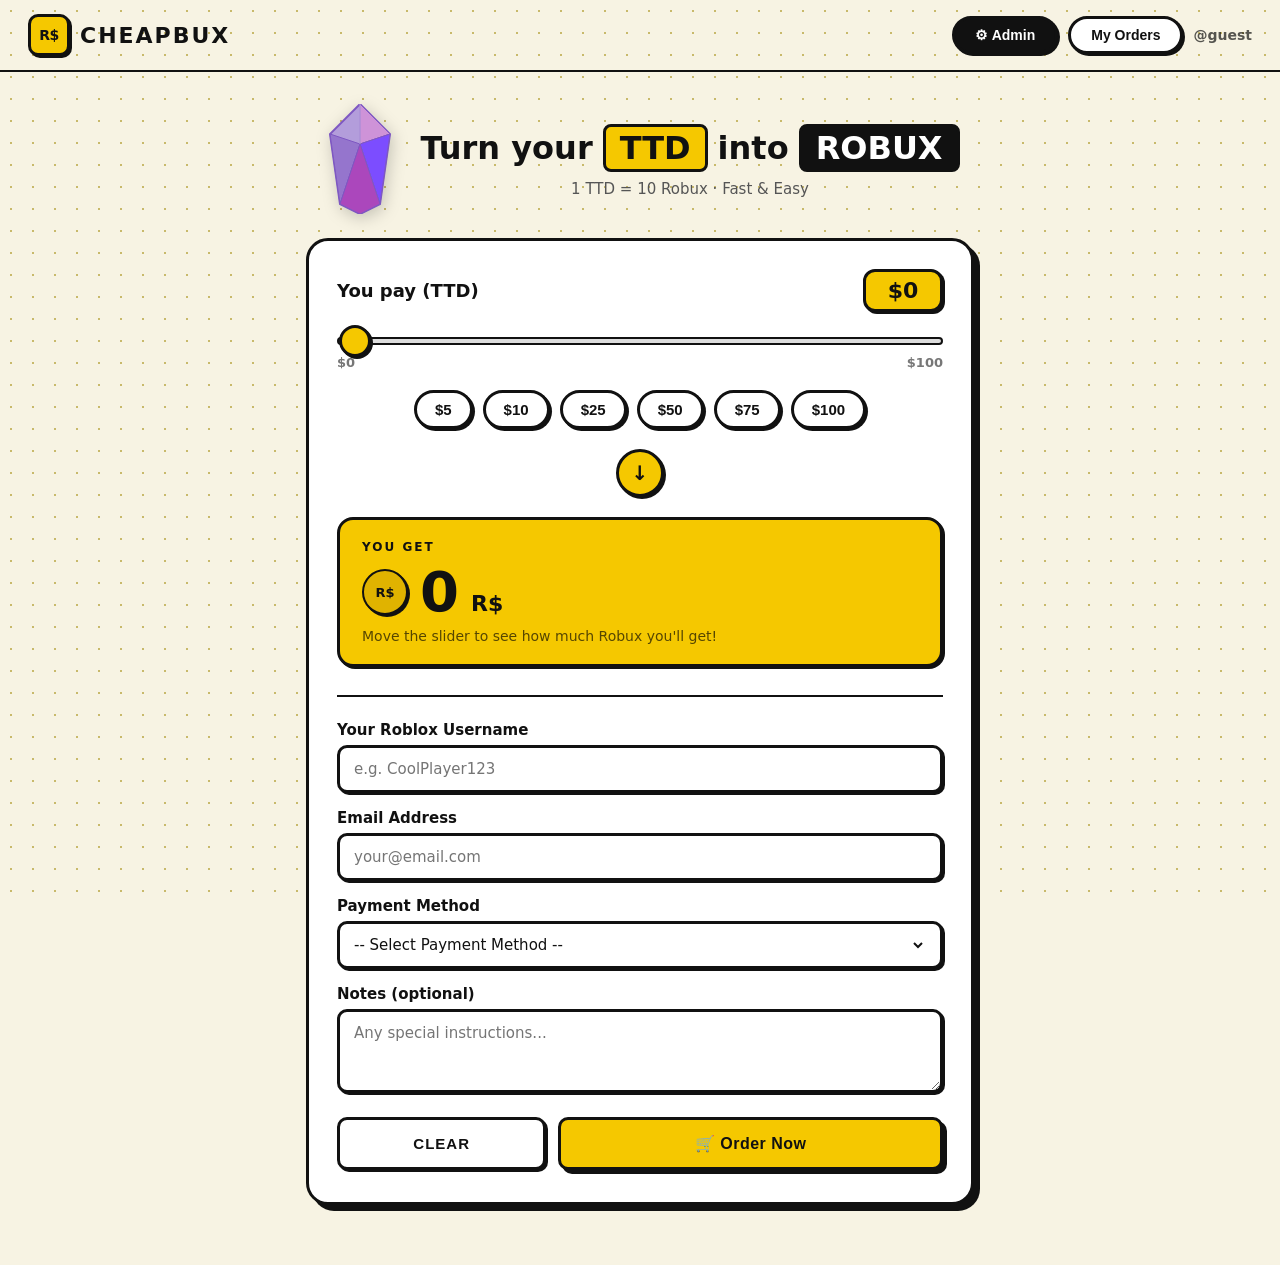
<file: site/index.html>
<!DOCTYPE html>
<html lang="en">
<head>
  <meta charset="UTF-8" />
  <meta name="viewport" content="width=device-width, initial-scale=1.0" />
  <title>CheapBux – Turn TTD into Robux</title>
  <link rel="stylesheet" href="style.css" />
</head>
<body>

  <!-- ═══════════════════════════════════════════
       HEADER
  ═══════════════════════════════════════════ -->
  <header class="header">
    <div class="header-left">
      <div class="logo-box">
        <span class="logo-icon">R$</span>
      </div>
      <span class="site-name">CHEAPBUX</span>
    </div>

    <nav class="header-right">
      <button class="btn-admin" onclick="openAdmin()">⚙ Admin</button>
      <button class="btn-orders" onclick="openOrders()">My Orders</button>
      <span class="username-display" id="usernameDisplay">@guest</span>
    </nav>
  </header>

  <!-- ═══════════════════════════════════════════
       HERO / TAGLINE
  ═══════════════════════════════════════════ -->
  <section class="hero">
    <div class="hero-graphic">
      <!-- SVG crystal gem matching screenshot -->
      <svg width="80" height="110" viewBox="0 0 80 110" fill="none" xmlns="http://www.w3.org/2000/svg">
        <polygon points="40,0 70,30 60,100 40,110 20,100 10,30" fill="#b39ddb" stroke="#7e57c2" stroke-width="2"/>
        <polygon points="40,0 70,30 40,40" fill="#ce93d8" stroke="#7e57c2" stroke-width="1"/>
        <polygon points="10,30 40,40 20,100" fill="#9575cd" stroke="#7e57c2" stroke-width="1"/>
        <polygon points="70,30 40,40 60,100" fill="#7c4dff" stroke="#7e57c2" stroke-width="1"/>
        <polygon points="40,40 20,100 40,110 60,100" fill="#ab47bc" stroke="#7e57c2" stroke-width="1"/>
        <line x1="40" y1="0" x2="40" y2="40" stroke="rgba(255,255,255,0.4)" stroke-width="1"/>
      </svg>
    </div>
    <div class="hero-text">
      <h1 class="hero-headline">
        Turn your <span class="badge-ttd">TTD</span> into <span class="badge-robux">ROBUX</span>
      </h1>
      <p class="hero-sub">1 TTD = 10 Robux · Fast &amp; Easy</p>
    </div>
  </section>

  <!-- ═══════════════════════════════════════════
       MAIN CALCULATOR CARD
  ═══════════════════════════════════════════ -->
  <main class="main-wrapper">
    <div class="calculator-card">

      <!-- Amount display -->
      <div class="calc-top">
        <label class="calc-label">You pay (TTD)</label>
        <div class="amount-badge" id="amountBadge">$0</div>
      </div>

      <!-- Slider -->
      <div class="slider-wrapper">
        <input
          type="range"
          id="ttdSlider"
          min="0"
          max="100"
          value="0"
          step="1"
          oninput="updateCalculator(this.value)"
        />
        <div class="slider-labels">
          <span>$0</span>
          <span>$100</span>
        </div>
      </div>

      <!-- Quick-pick buttons -->
      <div class="quick-btns">
        <button class="quick-btn" onclick="setAmount(5)">$5</button>
        <button class="quick-btn" onclick="setAmount(10)">$10</button>
        <button class="quick-btn" onclick="setAmount(25)">$25</button>
        <button class="quick-btn" onclick="setAmount(50)">$50</button>
        <button class="quick-btn" onclick="setAmount(75)">$75</button>
        <button class="quick-btn" onclick="setAmount(100)">$100</button>
      </div>

      <!-- Down arrow -->
      <div class="arrow-down">&#8595;</div>

      <!-- YOU GET result box -->
      <div class="result-box">
        <p class="result-label">YOU GET</p>
        <div class="result-amount-row">
          <div class="robux-icon">R$</div>
          <span class="result-amount" id="robuxAmount">0</span>
          <span class="result-unit">R$</span>
        </div>
        <p class="result-msg" id="resultMsg">Move the slider to see how much Robux you'll get!</p>
      </div>

      <!-- ── ORDER FORM ── -->
      <div class="order-form">
        <div class="form-group">
          <label class="form-label" for="robloxUsername">Your Roblox Username</label>
          <input
            class="form-input"
            type="text"
            id="robloxUsername"
            placeholder="e.g. CoolPlayer123"
            oninput="updateUsernameDisplay(this.value)"
          />
        </div>

        <div class="form-group">
          <label class="form-label" for="emailInput">Email Address</label>
          <input
            class="form-input"
            type="email"
            id="emailInput"
            placeholder="your@email.com"
          />
        </div>

        <div class="form-group">
          <label class="form-label" for="paymentMethod">Payment Method</label>
          <select class="form-input form-select" id="paymentMethod">
            <option value="">-- Select Payment Method --</option>
            <option value="linx">Linx</option>
            <option value="cash">Cash</option>
            <option value="bank-transfer">Bank Transfer</option>
            <option value="paypal">PayPal</option>
            <option value="other">Other</option>
          </select>
        </div>

        <div class="form-group">
          <label class="form-label" for="orderNotes">Notes (optional)</label>
          <textarea
            class="form-input form-textarea"
            id="orderNotes"
            placeholder="Any special instructions..."
            rows="3"
          ></textarea>
        </div>

        <div class="form-actions">
          <button class="btn-clear" onclick="clearForm()">CLEAR</button>
          <button class="btn-order" onclick="submitOrder()">🛒 Order Now</button>
        </div>
      </div>

    </div><!-- /calculator-card -->
  </main>

  <!-- ═══════════════════════════════════════════
       TOAST NOTIFICATION
  ═══════════════════════════════════════════ -->
  <div class="toast" id="toast"></div>

  <!-- ═══════════════════════════════════════════
       ORDERS MODAL
  ═══════════════════════════════════════════ -->
  <div class="modal-overlay" id="ordersModal" onclick="closeModal('ordersModal')">
    <div class="modal-card" onclick="event.stopPropagation()">
      <div class="modal-header">
        <h2>My Orders</h2>
        <button class="modal-close" onclick="closeModal('ordersModal')">&times;</button>
      </div>
      <div class="modal-body" id="ordersBody">
        <!-- Populated by JS -->
      </div>
    </div>
  </div>

  <!-- ═══════════════════════════════════════════
       ADMIN MODAL
  ═══════════════════════════════════════════ -->
  <div class="modal-overlay" id="adminModal" onclick="closeModal('adminModal')">
    <div class="modal-card modal-card--wide" onclick="event.stopPropagation()">
      <div class="modal-header">
        <h2>⚙ Admin Panel</h2>
        <button class="modal-close" onclick="closeModal('adminModal')">&times;</button>
      </div>

      <!-- Admin password gate -->
      <div id="adminGate">
        <p class="admin-gate-label">Enter admin password:</p>
        <div class="admin-gate-row">
          <input class="form-input" type="password" id="adminPassword" placeholder="Password" />
          <button class="btn-order" onclick="checkAdminPassword()">Enter</button>
        </div>
        <p class="admin-hint">(default: admin123)</p>
      </div>

      <!-- Admin dashboard (hidden until password entered) -->
      <div id="adminDashboard" class="hidden">
        <div class="admin-stats">
          <div class="stat-card">
            <div class="stat-value" id="statOrders">0</div>
            <div class="stat-label">Total Orders</div>
          </div>
          <div class="stat-card">
            <div class="stat-value" id="statRobux">0</div>
            <div class="stat-label">Robux Sold</div>
          </div>
          <div class="stat-card">
            <div class="stat-value" id="statTTD">$0</div>
            <div class="stat-label">TTD Value</div>
          </div>
        </div>

        <h3 class="admin-section-title">Recent Orders</h3>
        <div class="modal-body" id="adminOrdersBody">
          <!-- Populated by JS -->
        </div>

        <div style="margin-top: 1rem; text-align: right;">
          <button class="btn-clear" onclick="clearAllOrders()">Clear All Orders</button>
        </div>
      </div>

    </div>
  </div>

  <script src="script.js"></script>
</body>
</html>
</file>
<file: site/style.css>
/* ═══════════════════════════════════════════
   RESET & BASE
═══════════════════════════════════════════ */
*, *::before, *::after {
  box-sizing: border-box;
  margin: 0;
  padding: 0;
}

:root {
  --yellow: #f5c800;
  --yellow-dark: #e0b300;
  --yellow-light: #fff8cc;
  --black: #111111;
  --white: #ffffff;
  --cream: #f7f3e3;
  --border: 2.5px solid #111111;
  --border-thick: 3px solid #111111;
  --radius: 18px;
  --radius-sm: 10px;
  --shadow: 4px 4px 0px #111111;
  --shadow-sm: 2px 2px 0px #111111;
  --font: 'Segoe UI', system-ui, -apple-system, sans-serif;
}

html, body {
  min-height: 100vh;
  background-color: var(--cream);
  font-family: var(--font);
  color: var(--black);
}

/* ── dot-grid background pattern ── */
body {
  background-image: radial-gradient(circle, #c8b96b 1.2px, transparent 1.2px);
  background-size: 22px 22px;
  background-attachment: fixed;
}

/* ═══════════════════════════════════════════
   HEADER
═══════════════════════════════════════════ */
.header {
  display: flex;
  align-items: center;
  justify-content: space-between;
  padding: 14px 28px;
  background: var(--cream);
  border-bottom: var(--border);
  position: sticky;
  top: 0;
  z-index: 100;
  background-image: radial-gradient(circle, #c8b96b 1.2px, transparent 1.2px);
  background-size: 22px 22px;
}

.header-left {
  display: flex;
  align-items: center;
  gap: 10px;
}

/* Logo box */
.logo-box {
  background: var(--yellow);
  border: var(--border-thick);
  border-radius: 10px;
  width: 42px;
  height: 42px;
  display: flex;
  align-items: center;
  justify-content: center;
  box-shadow: var(--shadow-sm);
}

.logo-icon {
  font-weight: 900;
  font-size: 14px;
  letter-spacing: -0.5px;
  color: var(--black);
}

.site-name {
  font-size: 22px;
  font-weight: 900;
  letter-spacing: 2px;
  color: var(--black);
}

/* Header nav */
.header-right {
  display: flex;
  align-items: center;
  gap: 10px;
}

.btn-admin {
  background: var(--black);
  color: var(--white);
  border: var(--border-thick);
  border-radius: 50px;
  padding: 8px 20px;
  font-size: 14px;
  font-weight: 700;
  cursor: pointer;
  transition: transform 0.1s, box-shadow 0.1s;
  box-shadow: var(--shadow-sm);
}

.btn-admin:hover {
  transform: translateY(-1px);
  box-shadow: 3px 3px 0px #111;
}

.btn-admin:active {
  transform: translateY(1px);
  box-shadow: 1px 1px 0px #111;
}

.btn-orders {
  background: var(--white);
  color: var(--black);
  border: var(--border-thick);
  border-radius: 50px;
  padding: 8px 20px;
  font-size: 14px;
  font-weight: 700;
  cursor: pointer;
  transition: transform 0.1s, box-shadow 0.1s;
  box-shadow: var(--shadow-sm);
}

.btn-orders:hover {
  background: var(--yellow-light);
  transform: translateY(-1px);
}

.btn-orders:active {
  transform: translateY(1px);
}

.username-display {
  font-size: 14px;
  font-weight: 600;
  color: var(--black);
  opacity: 0.7;
}

/* ═══════════════════════════════════════════
   HERO
═══════════════════════════════════════════ */
.hero {
  display: flex;
  align-items: center;
  justify-content: center;
  gap: 20px;
  padding: 32px 20px 20px;
  flex-wrap: wrap;
}

.hero-graphic svg {
  filter: drop-shadow(2px 4px 8px rgba(0,0,0,0.2));
  animation: float 3s ease-in-out infinite;
}

@keyframes float {
  0%, 100% { transform: translateY(0px); }
  50%       { transform: translateY(-8px); }
}

.hero-text {
  text-align: center;
}

.hero-headline {
  font-size: clamp(22px, 4vw, 32px);
  font-weight: 900;
  display: flex;
  align-items: center;
  gap: 10px;
  flex-wrap: wrap;
  justify-content: center;
}

.badge-ttd {
  display: inline-block;
  background: var(--yellow);
  border: var(--border-thick);
  border-radius: 8px;
  padding: 2px 14px;
  font-size: inherit;
  font-weight: 900;
}

.badge-robux {
  display: inline-block;
  background: var(--black);
  color: var(--white);
  border: var(--border-thick);
  border-radius: 8px;
  padding: 2px 14px;
  font-size: inherit;
  font-weight: 900;
}

.hero-sub {
  margin-top: 8px;
  font-size: 15px;
  color: #555;
  font-weight: 500;
}

/* ═══════════════════════════════════════════
   MAIN WRAPPER
═══════════════════════════════════════════ */
.main-wrapper {
  max-width: 700px;
  margin: 0 auto 60px;
  padding: 0 16px;
}

/* ═══════════════════════════════════════════
   CALCULATOR CARD
═══════════════════════════════════════════ */
.calculator-card {
  background: var(--white);
  border: var(--border-thick);
  border-radius: 22px;
  padding: 28px 28px 32px;
  box-shadow: 6px 6px 0px #111111;
}

/* top row */
.calc-top {
  display: flex;
  align-items: center;
  justify-content: space-between;
  margin-bottom: 18px;
}

.calc-label {
  font-size: 18px;
  font-weight: 800;
}

.amount-badge {
  background: var(--yellow);
  border: var(--border-thick);
  border-radius: 12px;
  padding: 6px 20px;
  font-size: 22px;
  font-weight: 900;
  box-shadow: var(--shadow-sm);
  min-width: 80px;
  text-align: center;
  transition: background 0.2s;
}

/* ── Slider ── */
.slider-wrapper {
  margin-bottom: 20px;
}

input[type="range"] {
  -webkit-appearance: none;
  appearance: none;
  width: 100%;
  height: 8px;
  border-radius: 4px;
  background: #ddd;
  outline: none;
  border: 2px solid #111;
  cursor: pointer;
  /* filled portion via JS gradient */
}

input[type="range"]::-webkit-slider-thumb {
  -webkit-appearance: none;
  appearance: none;
  width: 32px;
  height: 32px;
  border-radius: 50%;
  background: var(--yellow);
  border: 3px solid #111;
  cursor: pointer;
  box-shadow: 2px 2px 0 #111;
  transition: transform 0.1s;
}

input[type="range"]::-webkit-slider-thumb:hover {
  transform: scale(1.15);
}

input[type="range"]::-moz-range-thumb {
  width: 32px;
  height: 32px;
  border-radius: 50%;
  background: var(--yellow);
  border: 3px solid #111;
  cursor: pointer;
  box-shadow: 2px 2px 0 #111;
}

.slider-labels {
  display: flex;
  justify-content: space-between;
  margin-top: 6px;
  font-size: 13px;
  font-weight: 600;
  color: #777;
}

/* ── Quick buttons ── */
.quick-btns {
  display: flex;
  gap: 10px;
  flex-wrap: wrap;
  justify-content: center;
  margin-bottom: 20px;
}

.quick-btn {
  background: var(--white);
  color: var(--black);
  border: var(--border-thick);
  border-radius: 50px;
  padding: 8px 18px;
  font-size: 15px;
  font-weight: 700;
  cursor: pointer;
  box-shadow: var(--shadow-sm);
  transition: background 0.15s, transform 0.1s, box-shadow 0.1s;
}

.quick-btn:hover {
  background: var(--yellow);
  transform: translateY(-2px);
  box-shadow: 3px 3px 0 #111;
}

.quick-btn:active {
  transform: translateY(1px);
  box-shadow: 1px 1px 0 #111;
}

.quick-btn.active {
  background: var(--yellow);
  box-shadow: var(--shadow-sm);
}

/* ── Arrow ── */
.arrow-down {
  width: 48px;
  height: 48px;
  border-radius: 50%;
  background: var(--yellow);
  border: var(--border-thick);
  box-shadow: var(--shadow-sm);
  display: flex;
  align-items: center;
  justify-content: center;
  font-size: 20px;
  font-weight: 900;
  margin: 0 auto 20px;
}

/* ── Result box ── */
.result-box {
  background: var(--yellow);
  border: var(--border-thick);
  border-radius: 16px;
  padding: 20px 22px;
  margin-bottom: 28px;
  box-shadow: var(--shadow-sm);
  transition: transform 0.15s;
}

.result-box:has(#robuxAmount:not(:empty)) {
  /* subtle pulse when amount changes */
}

.result-label {
  font-size: 12px;
  font-weight: 800;
  letter-spacing: 2px;
  color: var(--black);
  margin-bottom: 10px;
}

.result-amount-row {
  display: flex;
  align-items: center;
  gap: 12px;
  margin-bottom: 8px;
}

/* Robux coin icon */
.robux-icon {
  width: 46px;
  height: 46px;
  border-radius: 50%;
  background: var(--yellow-dark);
  border: 2.5px solid #111;
  display: flex;
  align-items: center;
  justify-content: center;
  font-weight: 900;
  font-size: 13px;
  flex-shrink: 0;
  box-shadow: 2px 2px 0 #111;
}

.result-amount {
  font-size: clamp(36px, 8vw, 56px);
  font-weight: 900;
  line-height: 1;
  transition: all 0.2s;
}

.result-unit {
  font-size: 22px;
  font-weight: 900;
  align-self: flex-end;
  padding-bottom: 4px;
}

.result-msg {
  font-size: 14px;
  font-weight: 500;
  color: rgba(0,0,0,0.65);
}

/* ═══════════════════════════════════════════
   ORDER FORM
═══════════════════════════════════════════ */
.order-form {
  border-top: var(--border);
  padding-top: 24px;
}

.form-group {
  margin-bottom: 16px;
}

.form-label {
  display: block;
  font-size: 15px;
  font-weight: 700;
  margin-bottom: 6px;
}

.form-input {
  width: 100%;
  padding: 12px 14px;
  border: var(--border-thick);
  border-radius: var(--radius-sm);
  font-size: 15px;
  font-family: var(--font);
  background: var(--white);
  color: var(--black);
  outline: none;
  transition: box-shadow 0.15s, border-color 0.15s;
  box-shadow: var(--shadow-sm);
}

.form-input:focus {
  border-color: var(--yellow-dark);
  box-shadow: 3px 3px 0 var(--yellow-dark);
}

.form-select {
  cursor: pointer;
  appearance: none;
  background-image: url("data:image/svg+xml,%3Csvg xmlns='http://www.w3.org/2000/svg' width='16' height='16' viewBox='0 0 24 24' fill='none' stroke='%23111' stroke-width='3'%3E%3Cpolyline points='6 9 12 15 18 9'%3E%3C/polyline%3E%3C/svg%3E");
  background-repeat: no-repeat;
  background-position: right 14px center;
  padding-right: 40px;
}

.form-textarea {
  resize: vertical;
  min-height: 80px;
}

.form-actions {
  display: flex;
  gap: 12px;
  margin-top: 20px;
}

.btn-clear {
  flex: 1;
  padding: 14px;
  background: var(--white);
  color: var(--black);
  border: var(--border-thick);
  border-radius: var(--radius-sm);
  font-size: 15px;
  font-weight: 800;
  letter-spacing: 1px;
  cursor: pointer;
  box-shadow: var(--shadow-sm);
  transition: transform 0.1s, box-shadow 0.1s, background 0.1s;
}

.btn-clear:hover {
  background: #f0f0f0;
  transform: translateY(-1px);
}

.btn-clear:active {
  transform: translateY(1px);
  box-shadow: 1px 1px 0 #111;
}

.btn-order {
  flex: 2;
  padding: 14px;
  background: var(--yellow);
  color: var(--black);
  border: var(--border-thick);
  border-radius: var(--radius-sm);
  font-size: 16px;
  font-weight: 900;
  letter-spacing: 0.5px;
  cursor: pointer;
  box-shadow: var(--shadow);
  transition: transform 0.1s, box-shadow 0.1s, background 0.15s;
}

.btn-order:hover {
  background: var(--yellow-dark);
  transform: translateY(-2px);
  box-shadow: 5px 5px 0 #111;
}

.btn-order:active {
  transform: translateY(2px);
  box-shadow: 2px 2px 0 #111;
}

/* ═══════════════════════════════════════════
   TOAST NOTIFICATION
═══════════════════════════════════════════ */
.toast {
  position: fixed;
  bottom: 30px;
  left: 50%;
  transform: translateX(-50%) translateY(100px);
  background: var(--black);
  color: var(--yellow);
  padding: 12px 28px;
  border-radius: 50px;
  font-size: 15px;
  font-weight: 700;
  border: 2px solid var(--yellow);
  box-shadow: 0 4px 20px rgba(0,0,0,0.3);
  opacity: 0;
  transition: transform 0.3s ease, opacity 0.3s ease;
  z-index: 9999;
  white-space: nowrap;
  pointer-events: none;
}

.toast.show {
  opacity: 1;
  transform: translateX(-50%) translateY(0);
}

/* ═══════════════════════════════════════════
   MODAL OVERLAY
═══════════════════════════════════════════ */
.modal-overlay {
  display: none;
  position: fixed;
  inset: 0;
  background: rgba(0,0,0,0.55);
  z-index: 500;
  align-items: center;
  justify-content: center;
  padding: 16px;
  overflow-y: auto;
  backdrop-filter: blur(2px);
}

.modal-overlay.open {
  display: flex;
}

.modal-card {
  background: var(--white);
  border: var(--border-thick);
  border-radius: 20px;
  box-shadow: 6px 6px 0 #111;
  width: 100%;
  max-width: 540px;
  max-height: 85vh;
  display: flex;
  flex-direction: column;
  animation: slideUp 0.25s ease;
}

.modal-card--wide {
  max-width: 700px;
}

@keyframes slideUp {
  from { transform: translateY(30px); opacity: 0; }
  to   { transform: translateY(0);    opacity: 1; }
}

.modal-header {
  display: flex;
  align-items: center;
  justify-content: space-between;
  padding: 18px 22px;
  border-bottom: var(--border);
  flex-shrink: 0;
}

.modal-header h2 {
  font-size: 20px;
  font-weight: 900;
}

.modal-close {
  background: none;
  border: none;
  font-size: 26px;
  cursor: pointer;
  line-height: 1;
  color: var(--black);
  padding: 0 4px;
  transition: color 0.15s;
}

.modal-close:hover {
  color: #c00;
}

.modal-body {
  padding: 16px 22px;
  overflow-y: auto;
  flex: 1;
}

/* ═══════════════════════════════════════════
   ORDER CARDS (inside modals)
═══════════════════════════════════════════ */
.order-card {
  background: #fafafa;
  border: var(--border);
  border-radius: 12px;
  padding: 14px 16px;
  margin-bottom: 12px;
  position: relative;
}

.order-card-header {
  display: flex;
  align-items: center;
  justify-content: space-between;
  margin-bottom: 6px;
}

.order-card-username {
  font-weight: 800;
  font-size: 16px;
}

.order-card-robux {
  background: var(--yellow);
  border: 2px solid #111;
  border-radius: 8px;
  padding: 2px 12px;
  font-weight: 800;
  font-size: 14px;
}

.order-card-meta {
  font-size: 13px;
  color: #666;
  line-height: 1.7;
}

.order-card-delete {
  position: absolute;
  top: 10px;
  right: 10px;
  background: #fee2e2;
  border: 2px solid #f87171;
  border-radius: 8px;
  padding: 3px 10px;
  font-size: 12px;
  font-weight: 700;
  color: #c00;
  cursor: pointer;
  transition: background 0.15s;
}

.order-card-delete:hover {
  background: #fca5a5;
}

.empty-state {
  text-align: center;
  padding: 40px 20px;
  color: #888;
}

.empty-state .empty-icon {
  font-size: 48px;
  margin-bottom: 12px;
}

.empty-state p {
  font-size: 15px;
  font-weight: 600;
}

/* ═══════════════════════════════════════════
   ADMIN PANEL
═══════════════════════════════════════════ */
.admin-gate-label {
  font-size: 15px;
  font-weight: 700;
  margin: 16px 0 8px;
  padding: 0 22px;
}

.admin-gate-row {
  display: flex;
  gap: 10px;
  padding: 0 22px;
}

.admin-gate-row .form-input {
  flex: 1;
}

.admin-gate-row .btn-order {
  flex: none;
  padding: 12px 20px;
}

.admin-hint {
  padding: 8px 22px;
  font-size: 12px;
  color: #888;
}

.admin-stats {
  display: grid;
  grid-template-columns: repeat(3, 1fr);
  gap: 12px;
  padding: 16px 22px;
}

.stat-card {
  background: var(--yellow);
  border: var(--border-thick);
  border-radius: 14px;
  padding: 16px 12px;
  text-align: center;
  box-shadow: var(--shadow-sm);
}

.stat-value {
  font-size: 28px;
  font-weight: 900;
  line-height: 1;
  margin-bottom: 4px;
}

.stat-label {
  font-size: 12px;
  font-weight: 700;
  text-transform: uppercase;
  letter-spacing: 0.5px;
  color: rgba(0,0,0,0.6);
}

.admin-section-title {
  font-size: 16px;
  font-weight: 800;
  padding: 4px 22px 8px;
  border-top: var(--border);
  margin-top: 4px;
}

#adminDashboard .modal-body {
  max-height: 260px;
}

/* ═══════════════════════════════════════════
   UTILITIES
═══════════════════════════════════════════ */
.hidden {
  display: none !important;
}

/* ═══════════════════════════════════════════
   RESPONSIVE
═══════════════════════════════════════════ */
@media (max-width: 600px) {
  .header {
    padding: 10px 14px;
  }

  .site-name {
    font-size: 17px;
  }

  .btn-admin, .btn-orders {
    padding: 7px 12px;
    font-size: 12px;
  }

  .username-display {
    display: none;
  }

  .calculator-card {
    padding: 18px 16px 24px;
  }

  .admin-stats {
    grid-template-columns: repeat(3, 1fr);
    padding: 12px;
    gap: 8px;
  }

  .stat-value {
    font-size: 20px;
  }

  .stat-label {
    font-size: 10px;
  }

  .quick-btns {
    gap: 6px;
  }

  .quick-btn {
    padding: 7px 13px;
    font-size: 14px;
  }

  .form-actions {
    flex-direction: column;
  }

  .btn-clear, .btn-order {
    flex: none;
    width: 100%;
  }

  .hero {
    gap: 12px;
    padding: 20px 16px 12px;
  }

  .hero-graphic svg {
    width: 55px;
    height: 76px;
  }

  .admin-gate-row {
    flex-direction: column;
    padding: 0 14px;
  }
}

@media (max-width: 380px) {
  .admin-stats {
    grid-template-columns: 1fr;
  }
}
</file>
